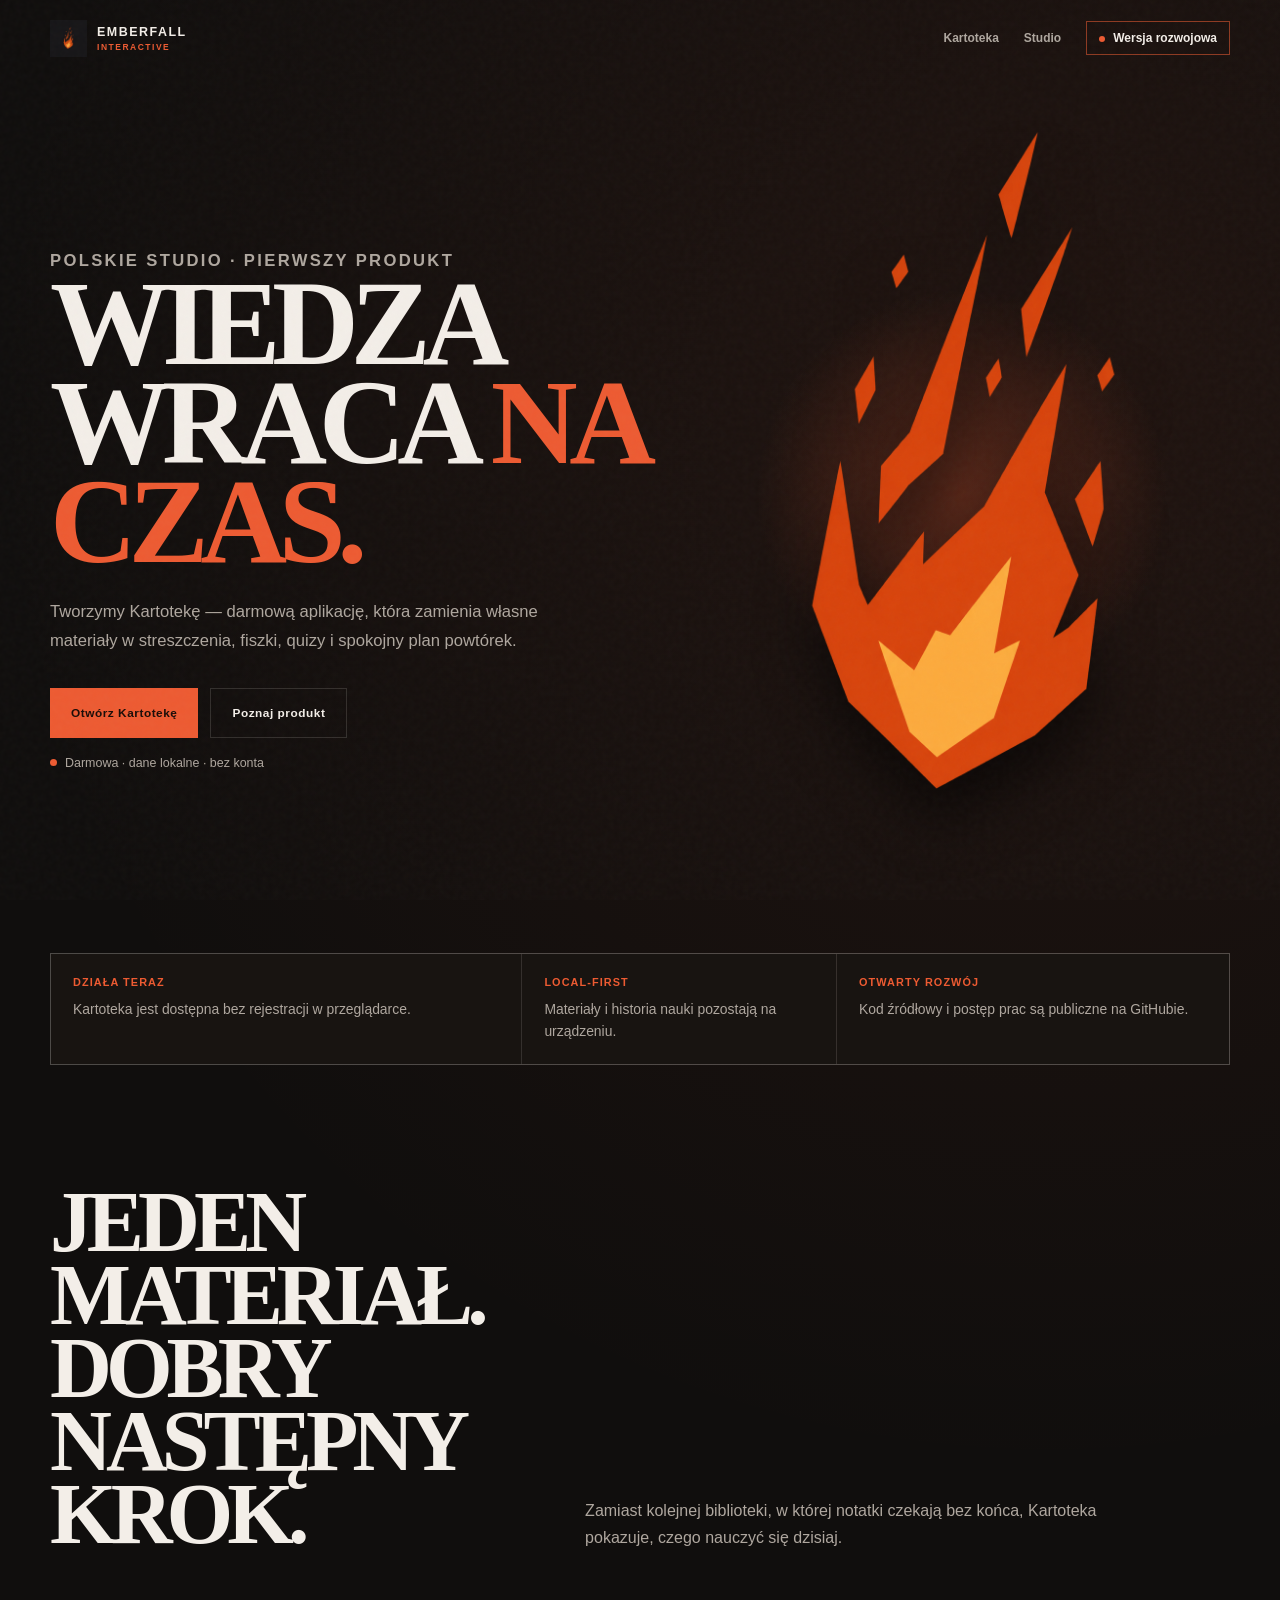
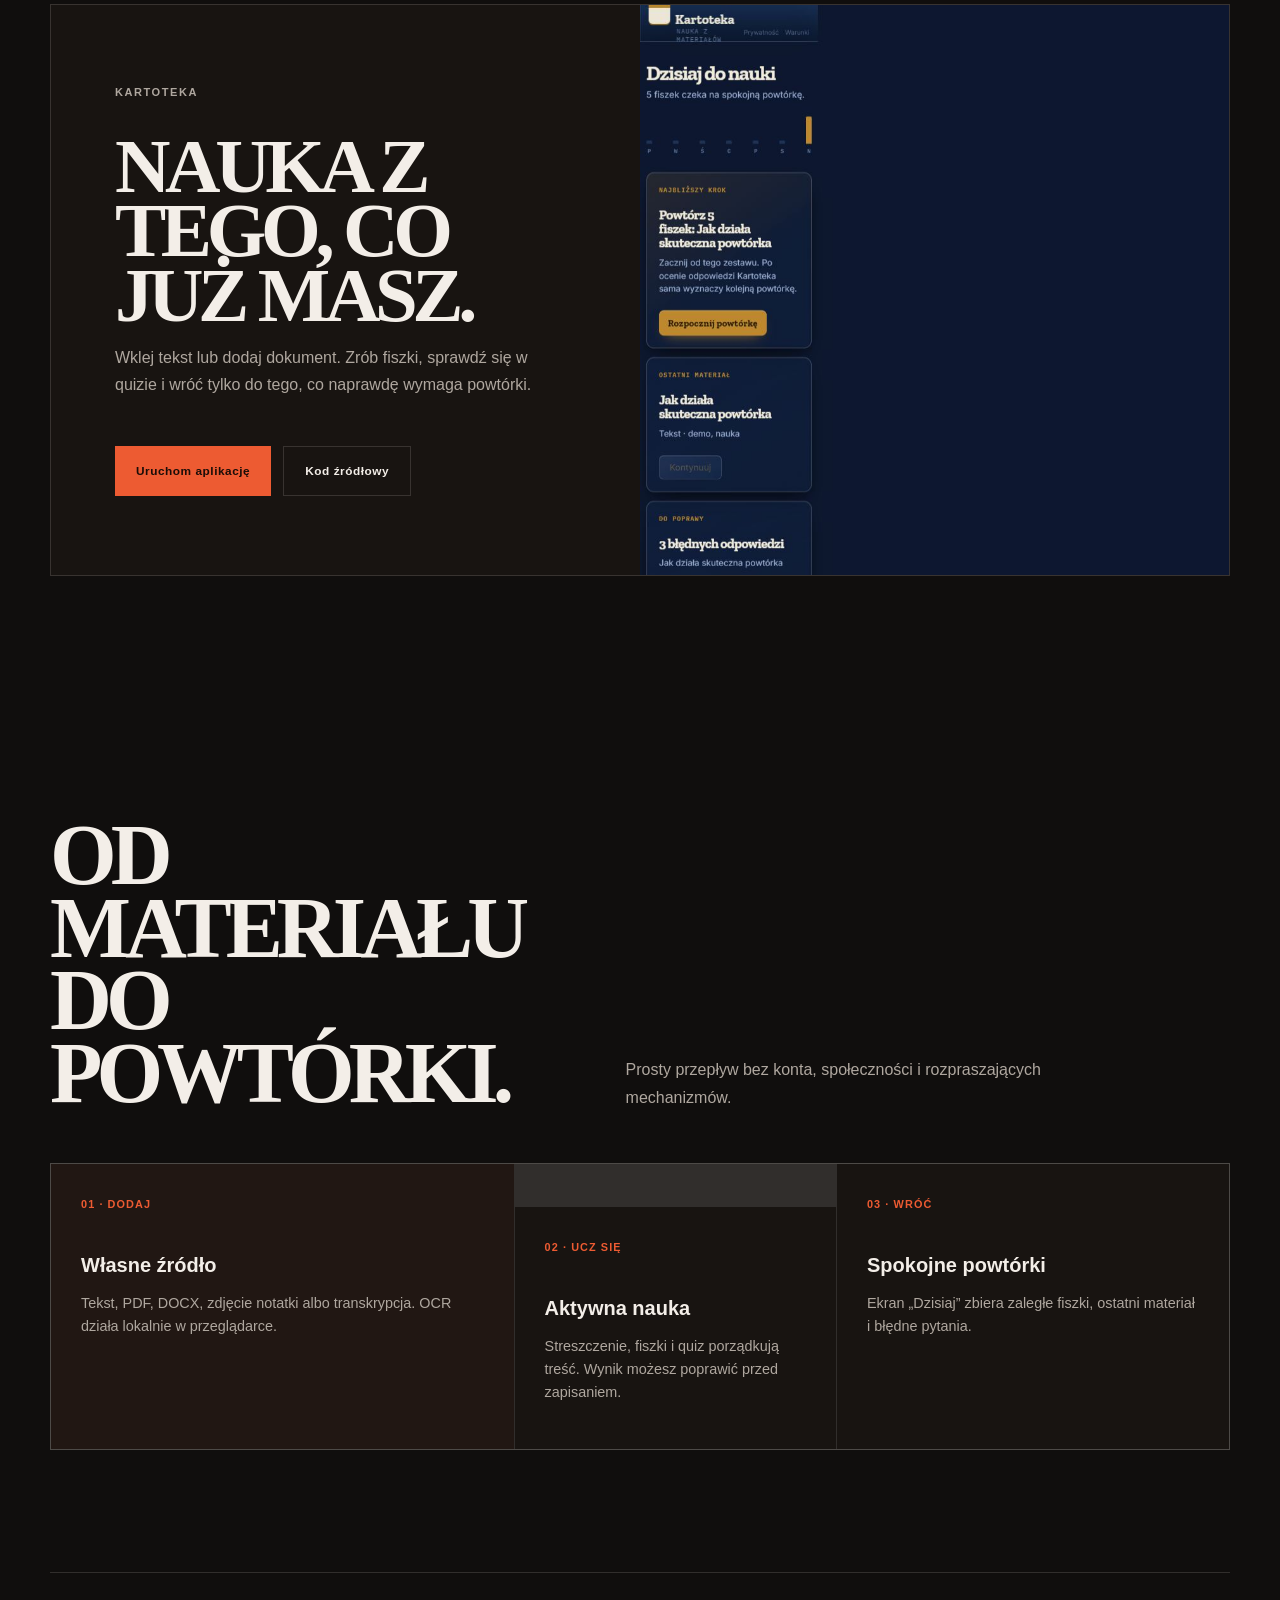
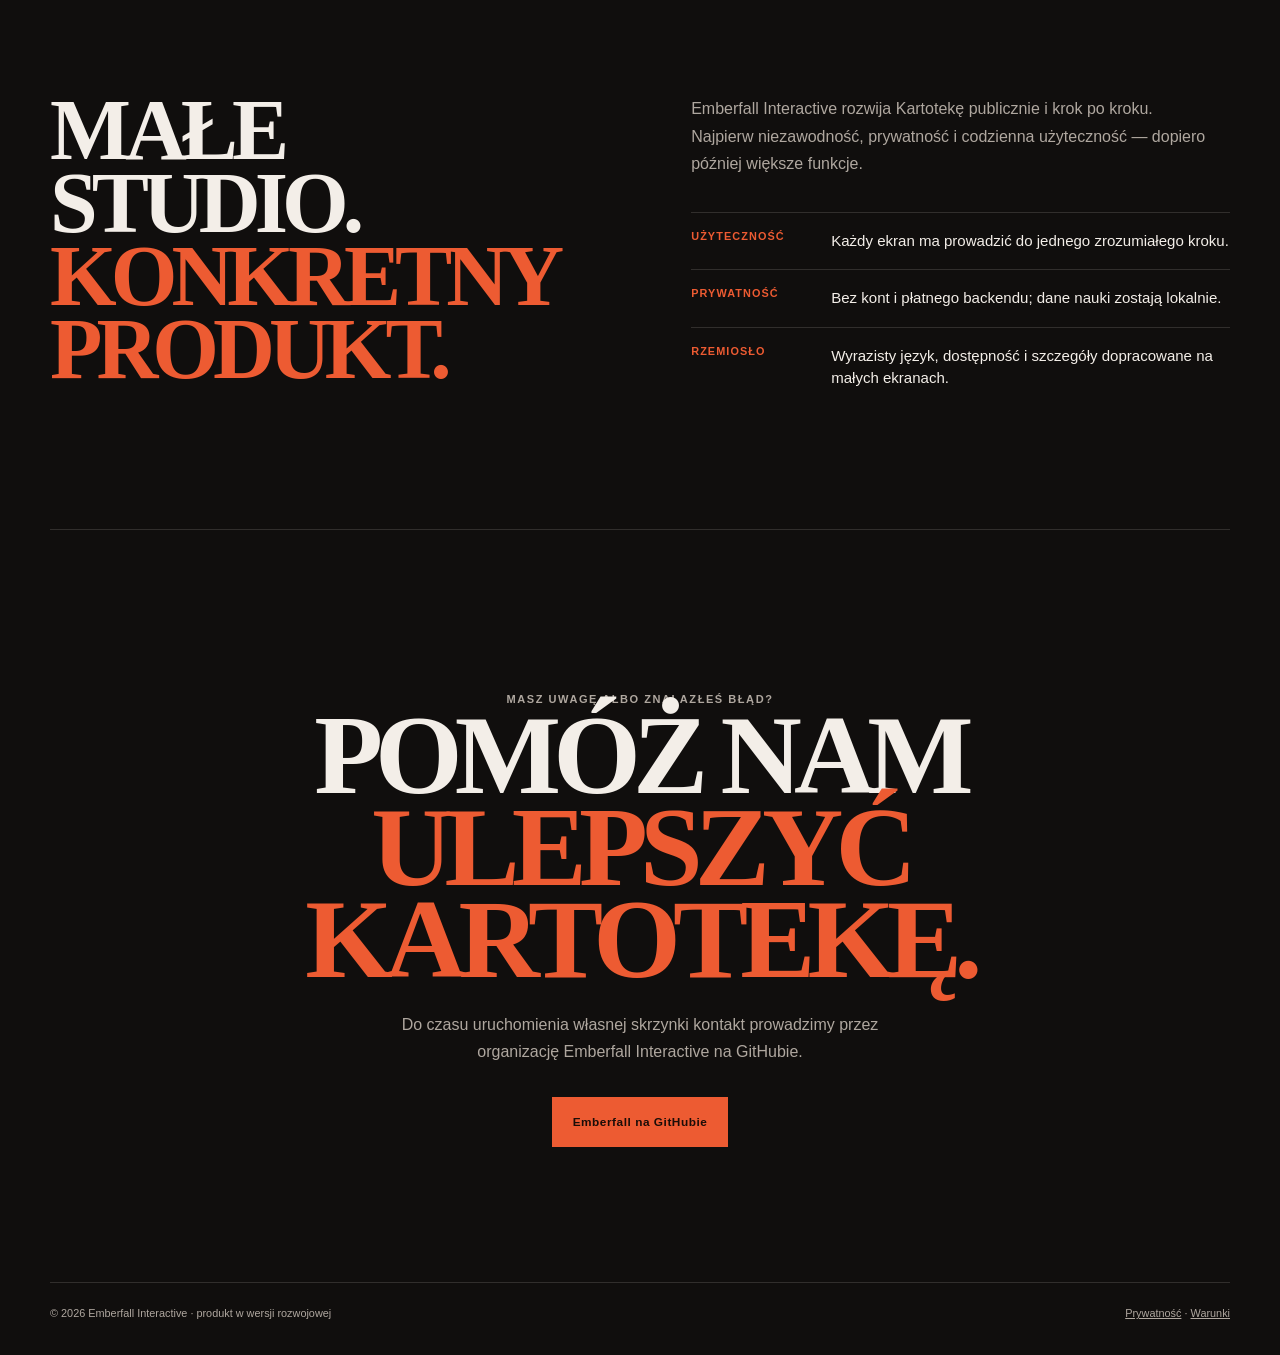
<file: index.html>
<!doctype html>
<html lang="pl">
<head>
  <meta charset="utf-8"><meta name="viewport" content="width=device-width,initial-scale=1"><meta name="theme-color" content="#100e0d">
  <meta name="description" content="Emberfall Interactive tworzy Kartotekę — darmową, lokalną aplikację do nauki z własnych materiałów.">
  <link rel="canonical" href="https://emberfall-interactive.vercel.app/">
  <meta property="og:type" content="website"><meta property="og:locale" content="pl_PL"><meta property="og:site_name" content="Emberfall Interactive"><meta property="og:title" content="Emberfall Interactive — tworzymy Kartotekę"><meta property="og:description" content="Dodaj materiał, ucz się i wracaj do spokojnie zaplanowanych powtórek."><meta property="og:url" content="https://emberfall-interactive.vercel.app/"><meta property="og:image" content="https://emberfall-interactive.vercel.app/assets/emberfall-kartoteka-og.png"><meta property="og:image:alt" content="Emberfall Interactive i Kartoteka"><meta name="twitter:card" content="summary_large_image"><meta name="twitter:title" content="Emberfall Interactive — tworzymy Kartotekę"><meta name="twitter:description" content="Darmowa aplikacja do nauki z własnych materiałów."><meta name="twitter:image" content="https://emberfall-interactive.vercel.app/assets/emberfall-kartoteka-og.png">
  <title>Emberfall Interactive — twórcy Kartoteki</title><link rel="icon" href="/assets/emberfall-logo-clean.png"><link rel="stylesheet" href="/assets/site.css">
  <script type="application/ld+json">{"@context":"https://schema.org","@type":"Organization","name":"Emberfall Interactive","url":"https://emberfall-interactive.vercel.app/","logo":"https://emberfall-interactive.vercel.app/assets/emberfall-logo-clean.png","sameAs":["https://github.com/Emberfall-Interactive"]}</script>
</head>
<body>
  <a class="skip" href="#main">Przejdź do treści</a>
  <header class="shell header"><a class="brand" href="/"><img src="/assets/emberfall-logo-clean.png" alt=""><span>EMBERFALL<small>INTERACTIVE</small></span></a><nav class="nav" aria-label="Główna nawigacja"><a href="#produkt">Kartoteka</a><a href="#studio">Studio</a><a class="status" href="/kartoteka.html">Wersja rozwojowa</a></nav></header>
  <main id="main">
    <section class="shell hero"><div><p class="eyebrow">Polskie studio · pierwszy produkt</p><h1>Wiedza<br>wraca <span>na czas.</span></h1><p>Tworzymy Kartotekę — darmową aplikację, która zamienia własne materiały w streszczenia, fiszki, quizy i spokojny plan powtórek.</p><div class="actions"><a class="button" href="https://kartoteka-nine.vercel.app/">Otwórz Kartotekę</a><a class="button secondary" href="/kartoteka.html">Poznaj produkt</a></div><span class="note">Darmowa · dane lokalne · bez konta</span></div><div class="hero-art" aria-hidden="true"><img src="/assets/emberfall-logo-glow.png" alt=""></div></section>
    <div class="shell facts" aria-label="Status produktu"><div class="fact"><strong>Działa teraz</strong><span>Kartoteka jest dostępna bez rejestracji w przeglądarce.</span></div><div class="fact"><strong>Local-first</strong><span>Materiały i historia nauki pozostają na urządzeniu.</span></div><div class="fact"><strong>Otwarty rozwój</strong><span>Kod źródłowy i postęp prac są publiczne na GitHubie.</span></div></div>
    <section class="shell section" id="produkt"><div class="section-head"><h2>Jeden materiał.<br>Dobry następny krok.</h2><p>Zamiast kolejnej biblioteki, w której notatki czekają bez końca, Kartoteka pokazuje, czego nauczyć się dzisiaj.</p></div><article class="product-card"><div class="product-copy"><p class="eyebrow">Kartoteka</p><h3>Nauka z tego, co już masz.</h3><p>Wklej tekst lub dodaj dokument. Zrób fiszki, sprawdź się w quizie i wróć tylko do tego, co naprawdę wymaga powtórki.</p><div class="actions"><a class="button" href="https://kartoteka-nine.vercel.app/">Uruchom aplikację</a><a class="button secondary" href="https://github.com/Emberfall-Interactive/Kartoteka" target="_blank" rel="noreferrer">Kod źródłowy</a></div></div><div class="product-shot"><img src="/assets/kartoteka-dzisiaj.png" alt="Ekran Dzisiaj w aplikacji Kartoteka"></div></article></section>
    <section class="shell section"><div class="section-head"><h2>Od materiału<br>do powtórki.</h2><p>Prosty przepływ bez konta, społeczności i rozpraszających mechanizmów.</p></div><div class="flow"><article><strong>01 · Dodaj</strong><h3>Własne źródło</h3><p>Tekst, PDF, DOCX, zdjęcie notatki albo transkrypcja. OCR działa lokalnie w przeglądarce.</p></article><article><strong>02 · Ucz się</strong><h3>Aktywna nauka</h3><p>Streszczenie, fiszki i quiz porządkują treść. Wynik możesz poprawić przed zapisaniem.</p></article><article><strong>03 · Wróć</strong><h3>Spokojne powtórki</h3><p>Ekran „Dzisiaj” zbiera zaległe fiszki, ostatni materiał i błędne pytania.</p></article></div></section>
    <section class="shell section story" id="studio"><h2>Małe studio.<br><span class="accent">Konkretny produkt.</span></h2><div><p>Emberfall Interactive rozwija Kartotekę publicznie i krok po kroku. Najpierw niezawodność, prywatność i codzienna użyteczność — dopiero później większe funkcje.</p><div class="principles"><div class="principle"><strong>Użyteczność</strong><span>Każdy ekran ma prowadzić do jednego zrozumiałego kroku.</span></div><div class="principle"><strong>Prywatność</strong><span>Bez kont i płatnego backendu; dane nauki zostają lokalnie.</span></div><div class="principle"><strong>Rzemiosło</strong><span>Wyrazisty język, dostępność i szczegóły dopracowane na małych ekranach.</span></div></div></div></section>
    <section class="shell contact"><p class="eyebrow">Masz uwagę albo znalazłeś błąd?</p><h2>Pomóż nam<br><span class="accent">ulepszyć Kartotekę.</span></h2><p>Do czasu uruchomienia własnej skrzynki kontakt prowadzimy przez organizację Emberfall Interactive na GitHubie.</p><div class="actions" style="justify-content:center"><a class="button" href="https://github.com/Emberfall-Interactive">Emberfall na GitHubie</a></div></section>
  </main>
  <footer class="shell footer"><span>© 2026 Emberfall Interactive · produkt w wersji rozwojowej</span><span><a href="/privacy.html">Prywatność</a> · <a href="/terms.html">Warunki</a></span></footer>
</body>
</html>
</file>
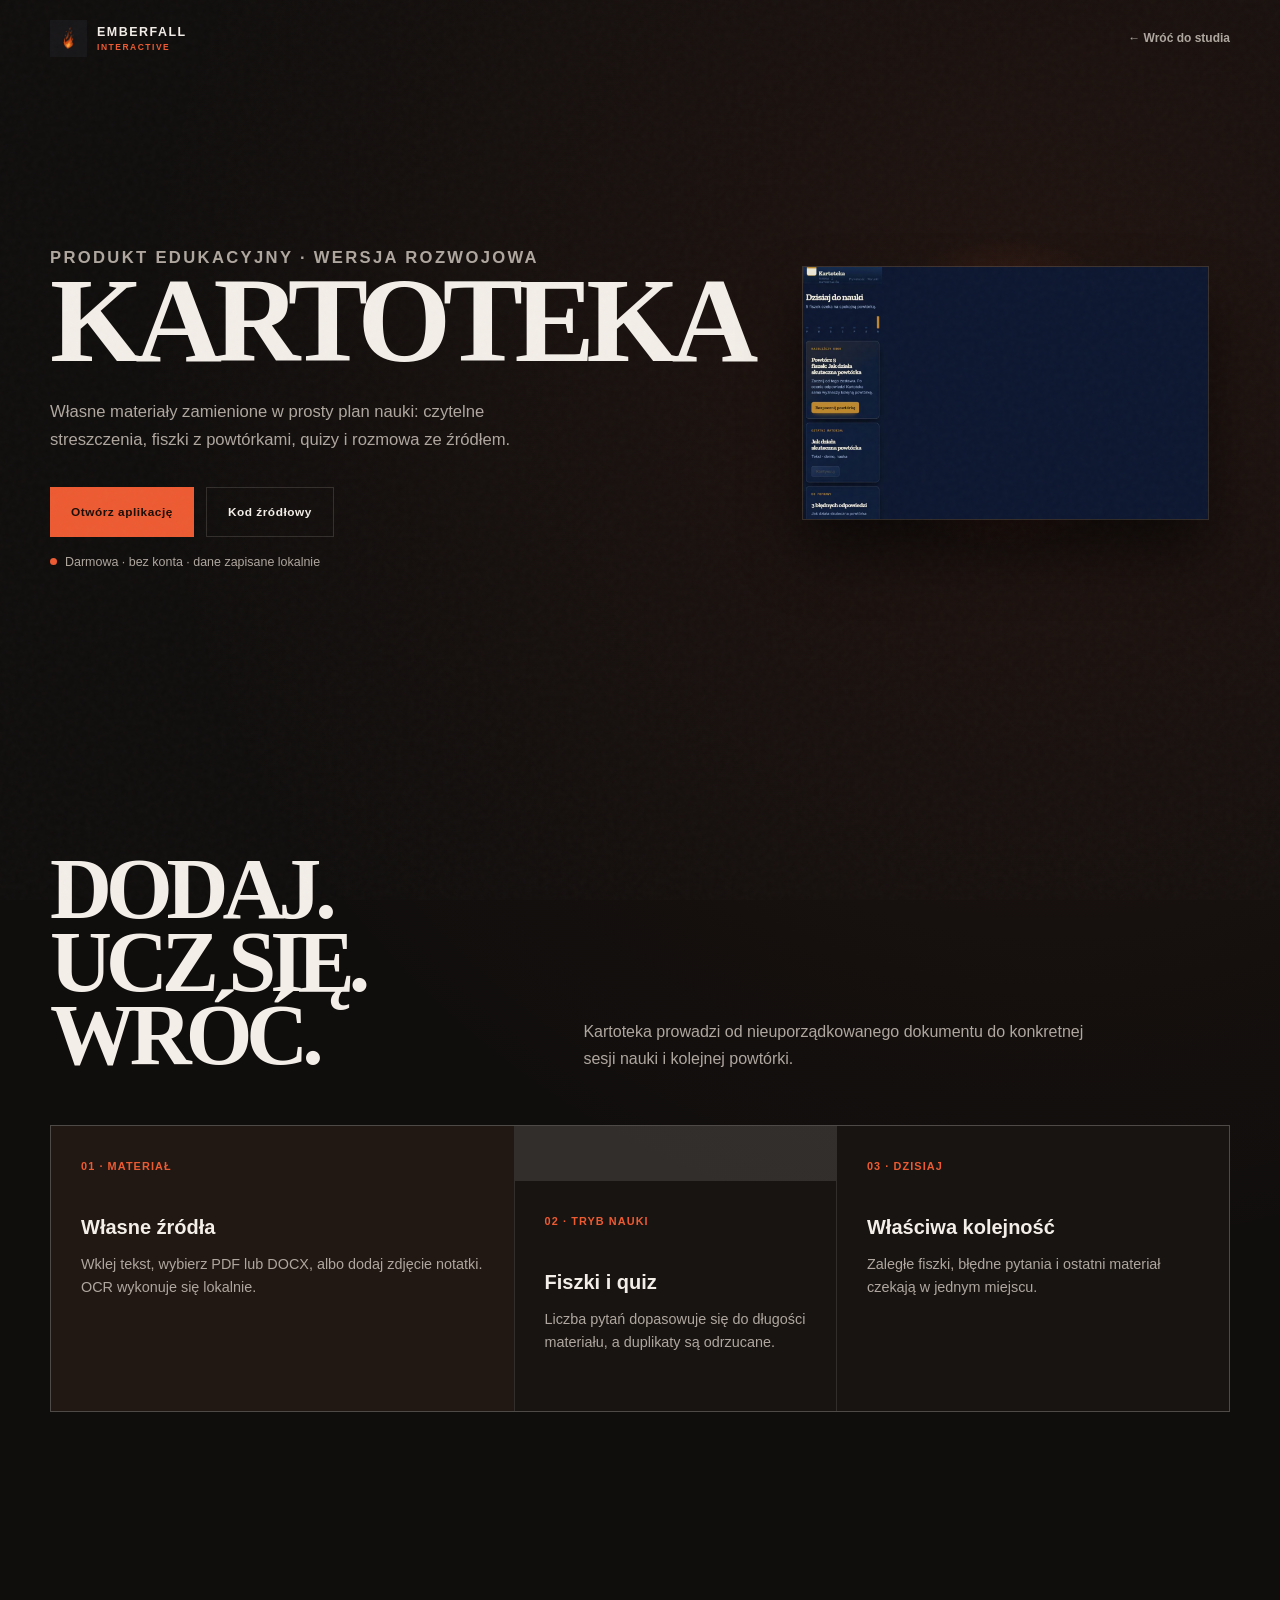
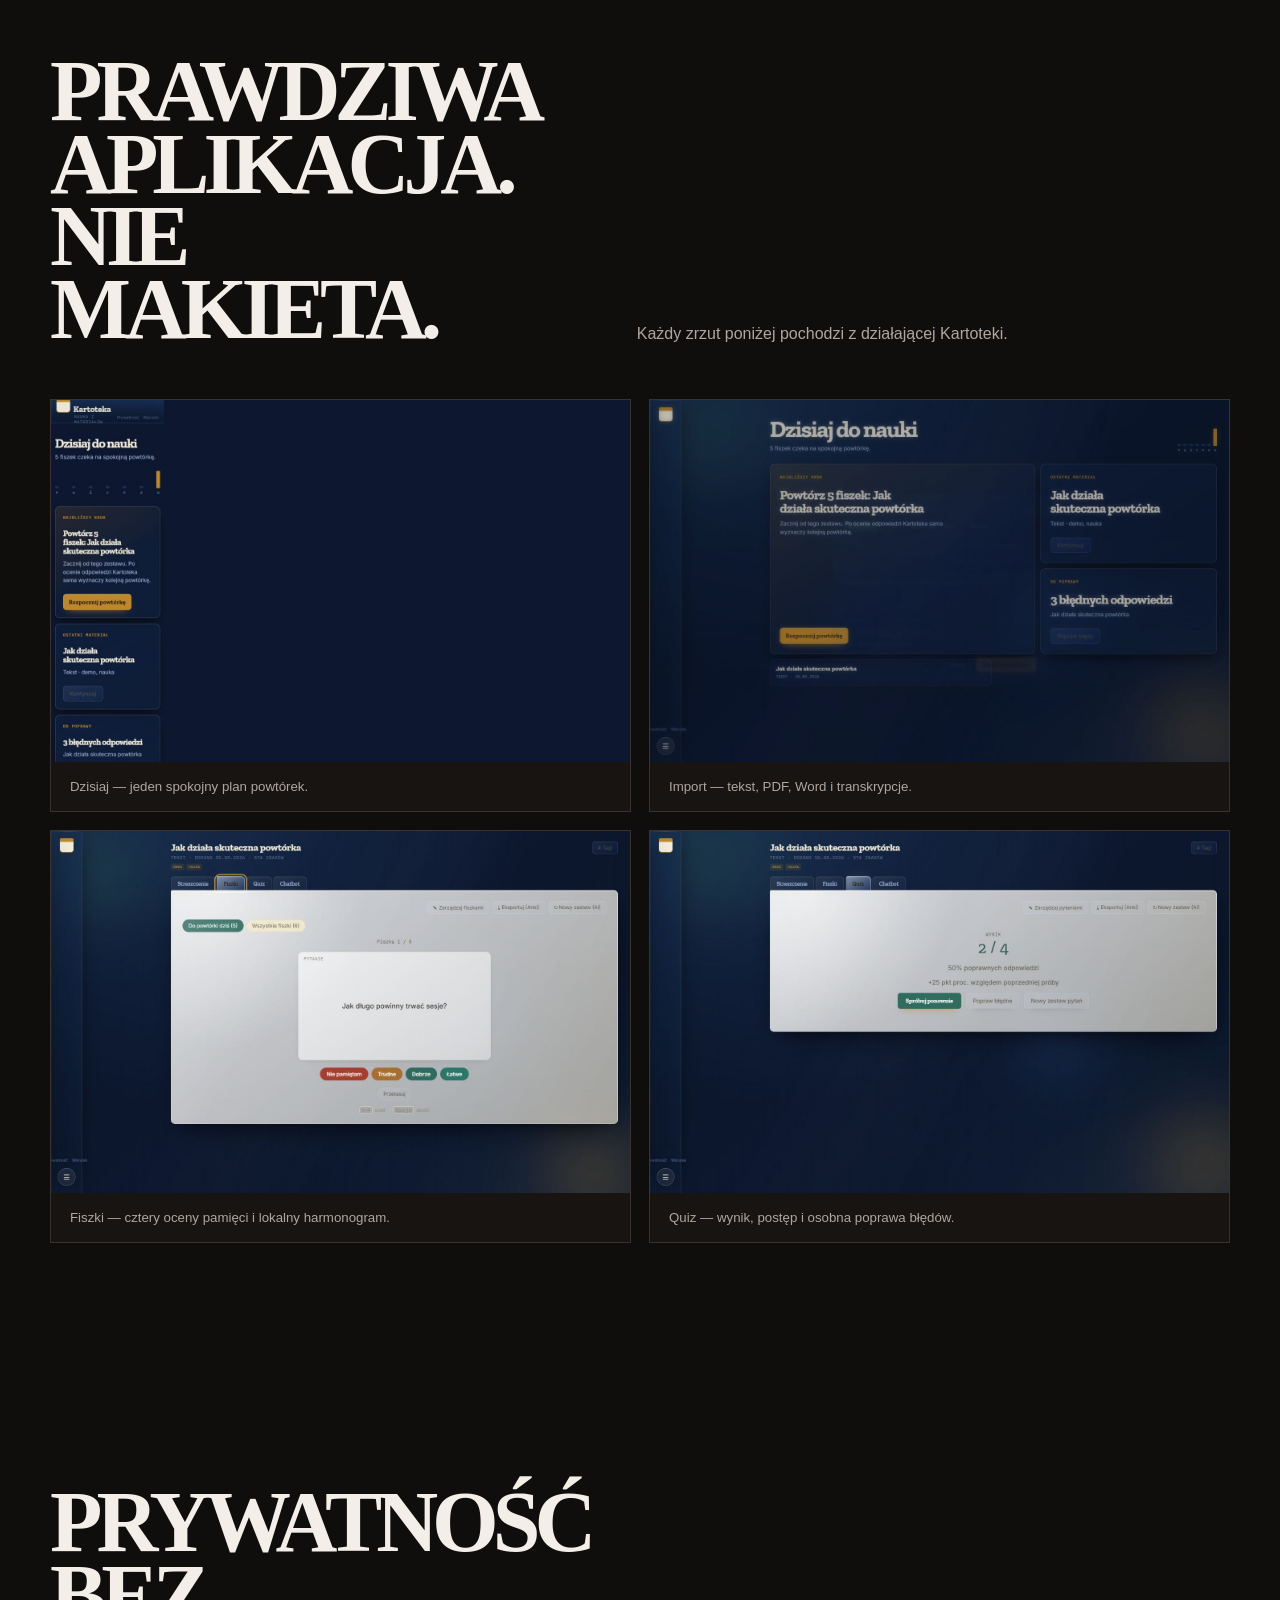
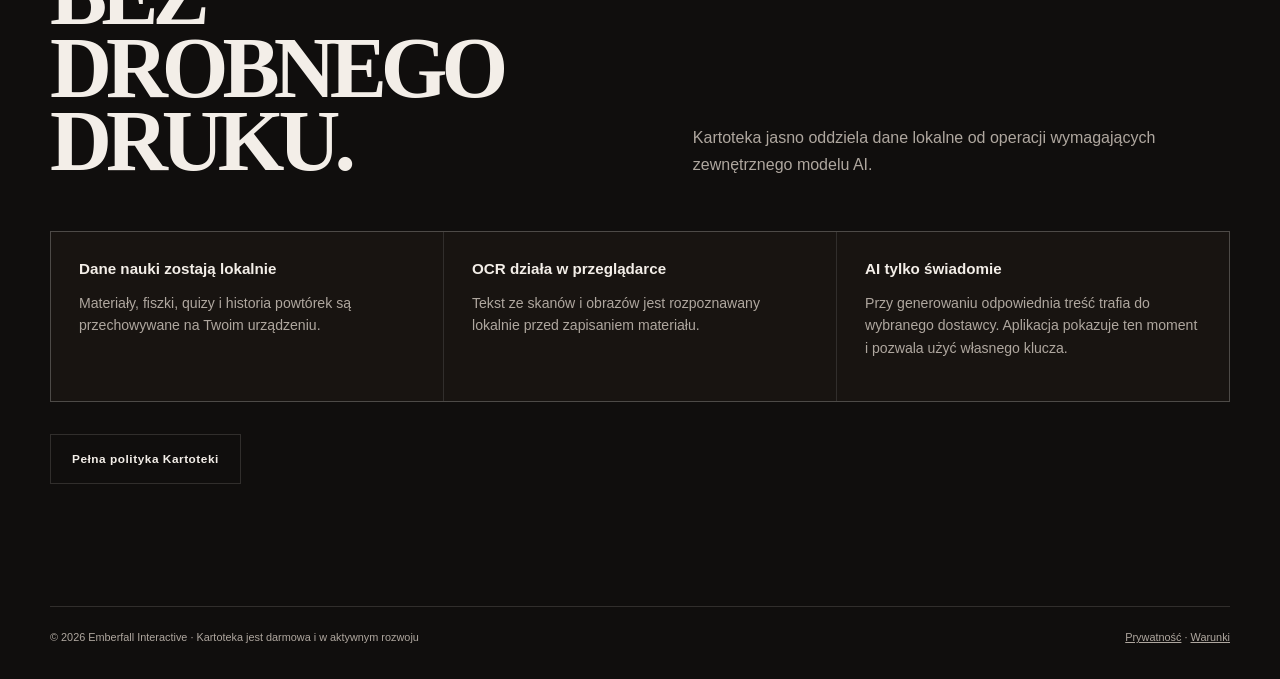
<file: kartoteka.html>
<!doctype html>
<html lang="pl">
<head>
  <meta charset="utf-8"><meta name="viewport" content="width=device-width,initial-scale=1"><meta name="theme-color" content="#100e0d"><meta name="description" content="Kartoteka zamienia własne materiały w streszczenia, fiszki, quizy i plan powtórek. Darmowa, lokalna i bez konta.">
  <link rel="canonical" href="https://emberfall-interactive.vercel.app/kartoteka.html"><meta property="og:type" content="website"><meta property="og:locale" content="pl_PL"><meta property="og:title" content="Kartoteka — nauka z własnych materiałów"><meta property="og:description" content="Dodaj materiał, ucz się i wróć do tego, co wymaga powtórki."><meta property="og:url" content="https://emberfall-interactive.vercel.app/kartoteka.html"><meta property="og:image" content="https://emberfall-interactive.vercel.app/assets/emberfall-kartoteka-og.png"><meta property="og:image:alt" content="Kartoteka od Emberfall Interactive"><meta name="twitter:card" content="summary_large_image"><meta name="twitter:title" content="Kartoteka — nauka z własnych materiałów"><meta name="twitter:description" content="Darmowa, lokalna aplikacja do nauki bez konta."><meta name="twitter:image" content="https://emberfall-interactive.vercel.app/assets/emberfall-kartoteka-og.png">
  <title>Kartoteka — nauka z własnych materiałów | Emberfall</title><link rel="icon" href="/assets/emberfall-logo-clean.png"><link rel="stylesheet" href="/assets/site.css">
  <script type="application/ld+json">{"@context":"https://schema.org","@type":"SoftwareApplication","name":"Kartoteka","applicationCategory":"EducationalApplication","operatingSystem":"Web","inLanguage":"pl","isAccessibleForFree":true,"url":"https://kartoteka-nine.vercel.app/","publisher":{"@type":"Organization","name":"Emberfall Interactive","url":"https://emberfall-interactive.vercel.app/"},"description":"Darmowa aplikacja local-first do nauki z własnych materiałów, fiszek i quizów."}</script>
</head>
<body>
  <a class="skip" href="#main">Przejdź do treści</a><header class="shell header"><a class="brand" href="/"><img src="/assets/emberfall-logo-clean.png" alt=""><span>EMBERFALL<small>INTERACTIVE</small></span></a><a class="back" href="/">← Wróć do studia</a></header>
  <main id="main">
    <section class="shell hero product-hero"><div><p class="eyebrow">Produkt edukacyjny · wersja rozwojowa</p><h1>Kartoteka</h1><p>Własne materiały zamienione w prosty plan nauki: czytelne streszczenia, fiszki z powtórkami, quizy i rozmowa ze źródłem.</p><div class="actions"><a class="button" href="https://kartoteka-nine.vercel.app/">Otwórz aplikację</a><a class="button secondary" href="https://github.com/Emberfall-Interactive/Kartoteka" target="_blank" rel="noreferrer">Kod źródłowy</a></div><span class="note">Darmowa · bez konta · dane zapisane lokalnie</span></div><div class="hero-art"><img src="/assets/kartoteka-dzisiaj.png" alt="Ekran Dzisiaj w Kartotece" style="width:min(100%,620px);border:1px solid var(--line)"></div></section>
    <section class="shell section"><div class="section-head"><h2>Dodaj. Ucz się. Wróć.</h2><p>Kartoteka prowadzi od nieuporządkowanego dokumentu do konkretnej sesji nauki i kolejnej powtórki.</p></div><div class="flow"><article><strong>01 · Materiał</strong><h3>Własne źródła</h3><p>Wklej tekst, wybierz PDF lub DOCX, albo dodaj zdjęcie notatki. OCR wykonuje się lokalnie.</p></article><article><strong>02 · Tryb nauki</strong><h3>Fiszki i quiz</h3><p>Liczba pytań dopasowuje się do długości materiału, a duplikaty są odrzucane.</p></article><article><strong>03 · Dzisiaj</strong><h3>Właściwa kolejność</h3><p>Zaległe fiszki, błędne pytania i ostatni materiał czekają w jednym miejscu.</p></article></div></section>
    <section class="shell section"><div class="section-head"><h2>Prawdziwa aplikacja.<br>Nie makieta.</h2><p>Każdy zrzut poniżej pochodzi z działającej Kartoteki.</p></div><div class="gallery"><figure class="shot"><img src="/assets/kartoteka-dzisiaj.png" alt="Plan nauki na ekranie Dzisiaj"><figcaption>Dzisiaj — jeden spokojny plan powtórek.</figcaption></figure><figure class="shot"><img src="/assets/kartoteka-import.png" alt="Dodawanie własnego materiału"><figcaption>Import — tekst, PDF, Word i transkrypcje.</figcaption></figure><figure class="shot"><img src="/assets/kartoteka-fiszki.png" alt="Sesja fiszek z czterema ocenami"><figcaption>Fiszki — cztery oceny pamięci i lokalny harmonogram.</figcaption></figure><figure class="shot"><img src="/assets/kartoteka-quiz.png" alt="Wynik quizu i poprawa błędnych pytań"><figcaption>Quiz — wynik, postęp i osobna poprawa błędów.</figcaption></figure></div></section>
    <section class="shell section"><div class="section-head"><h2>Prywatność bez drobnego druku.</h2><p>Kartoteka jasno oddziela dane lokalne od operacji wymagających zewnętrznego modelu AI.</p></div><div class="privacy-grid"><article><strong>Dane nauki zostają lokalnie</strong><p>Materiały, fiszki, quizy i historia powtórek są przechowywane na Twoim urządzeniu.</p></article><article><strong>OCR działa w przeglądarce</strong><p>Tekst ze skanów i obrazów jest rozpoznawany lokalnie przed zapisaniem materiału.</p></article><article><strong>AI tylko świadomie</strong><p>Przy generowaniu odpowiednia treść trafia do wybranego dostawcy. Aplikacja pokazuje ten moment i pozwala użyć własnego klucza.</p></article></div><div class="actions"><a class="button secondary" href="https://kartoteka-nine.vercel.app/privacy.html">Pełna polityka Kartoteki</a></div></section>
  </main><footer class="shell footer"><span>© 2026 Emberfall Interactive · Kartoteka jest darmowa i w aktywnym rozwoju</span><span><a href="/privacy.html">Prywatność</a> · <a href="/terms.html">Warunki</a></span></footer>
</body>
</html>
</file>
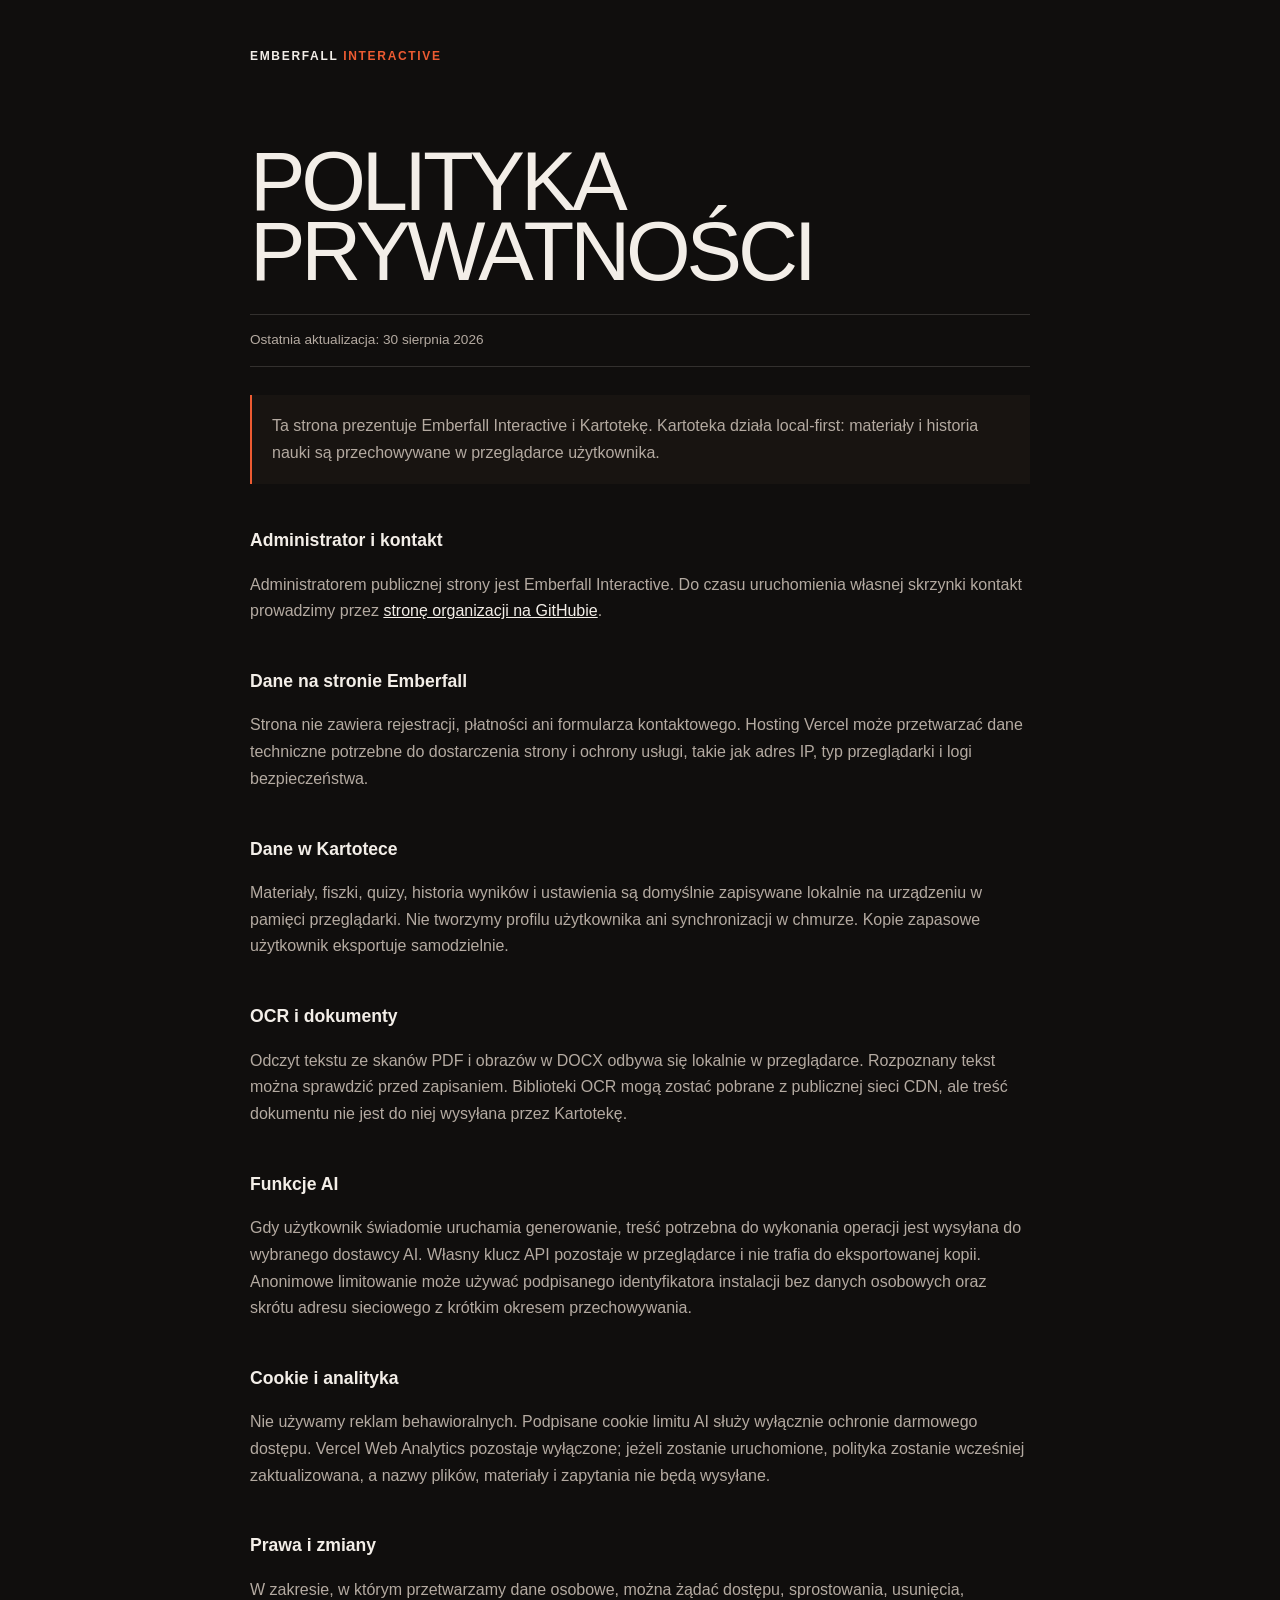
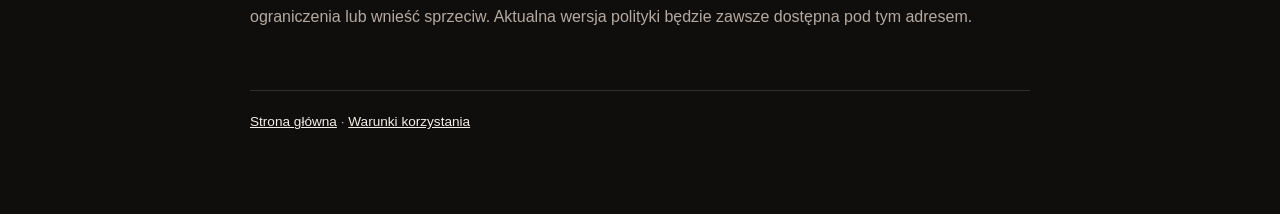
<file: privacy.html>
<!doctype html><html lang="pl"><head><meta charset="utf-8"><meta name="viewport" content="width=device-width,initial-scale=1"><meta name="description" content="Polityka prywatności Emberfall Interactive i informacje o Kartotece."><link rel="canonical" href="https://emberfall-interactive.vercel.app/privacy.html"><title>Polityka prywatności | Emberfall Interactive</title><link rel="stylesheet" href="/assets/legal.css"></head><body><main class="page"><a class="brand" href="/">EMBERFALL <span>INTERACTIVE</span></a><h1>Polityka prywatności</h1><p class="meta">Ostatnia aktualizacja: 30 sierpnia 2026</p><div class="notice">Ta strona prezentuje Emberfall Interactive i Kartotekę. Kartoteka działa local-first: materiały i historia nauki są przechowywane w przeglądarce użytkownika.</div><h2>Administrator i kontakt</h2><p>Administratorem publicznej strony jest Emberfall Interactive. Do czasu uruchomienia własnej skrzynki kontakt prowadzimy przez <a href="https://github.com/Emberfall-Interactive">stronę organizacji na GitHubie</a>.</p><h2>Dane na stronie Emberfall</h2><p>Strona nie zawiera rejestracji, płatności ani formularza kontaktowego. Hosting Vercel może przetwarzać dane techniczne potrzebne do dostarczenia strony i ochrony usługi, takie jak adres IP, typ przeglądarki i logi bezpieczeństwa.</p><h2>Dane w Kartotece</h2><p>Materiały, fiszki, quizy, historia wyników i ustawienia są domyślnie zapisywane lokalnie na urządzeniu w pamięci przeglądarki. Nie tworzymy profilu użytkownika ani synchronizacji w chmurze. Kopie zapasowe użytkownik eksportuje samodzielnie.</p><h2>OCR i dokumenty</h2><p>Odczyt tekstu ze skanów PDF i obrazów w DOCX odbywa się lokalnie w przeglądarce. Rozpoznany tekst można sprawdzić przed zapisaniem. Biblioteki OCR mogą zostać pobrane z publicznej sieci CDN, ale treść dokumentu nie jest do niej wysyłana przez Kartotekę.</p><h2>Funkcje AI</h2><p>Gdy użytkownik świadomie uruchamia generowanie, treść potrzebna do wykonania operacji jest wysyłana do wybranego dostawcy AI. Własny klucz API pozostaje w przeglądarce i nie trafia do eksportowanej kopii. Anonimowe limitowanie może używać podpisanego identyfikatora instalacji bez danych osobowych oraz skrótu adresu sieciowego z krótkim okresem przechowywania.</p><h2>Cookie i analityka</h2><p>Nie używamy reklam behawioralnych. Podpisane cookie limitu AI służy wyłącznie ochronie darmowego dostępu. Vercel Web Analytics pozostaje wyłączone; jeżeli zostanie uruchomione, polityka zostanie wcześniej zaktualizowana, a nazwy plików, materiały i zapytania nie będą wysyłane.</p><h2>Prawa i zmiany</h2><p>W zakresie, w którym przetwarzamy dane osobowe, można żądać dostępu, sprostowania, usunięcia, ograniczenia lub wnieść sprzeciw. Aktualna wersja polityki będzie zawsze dostępna pod tym adresem.</p><footer class="footer"><a href="/">Strona główna</a> · <a href="/terms.html">Warunki korzystania</a></footer></main></body></html>
</file>
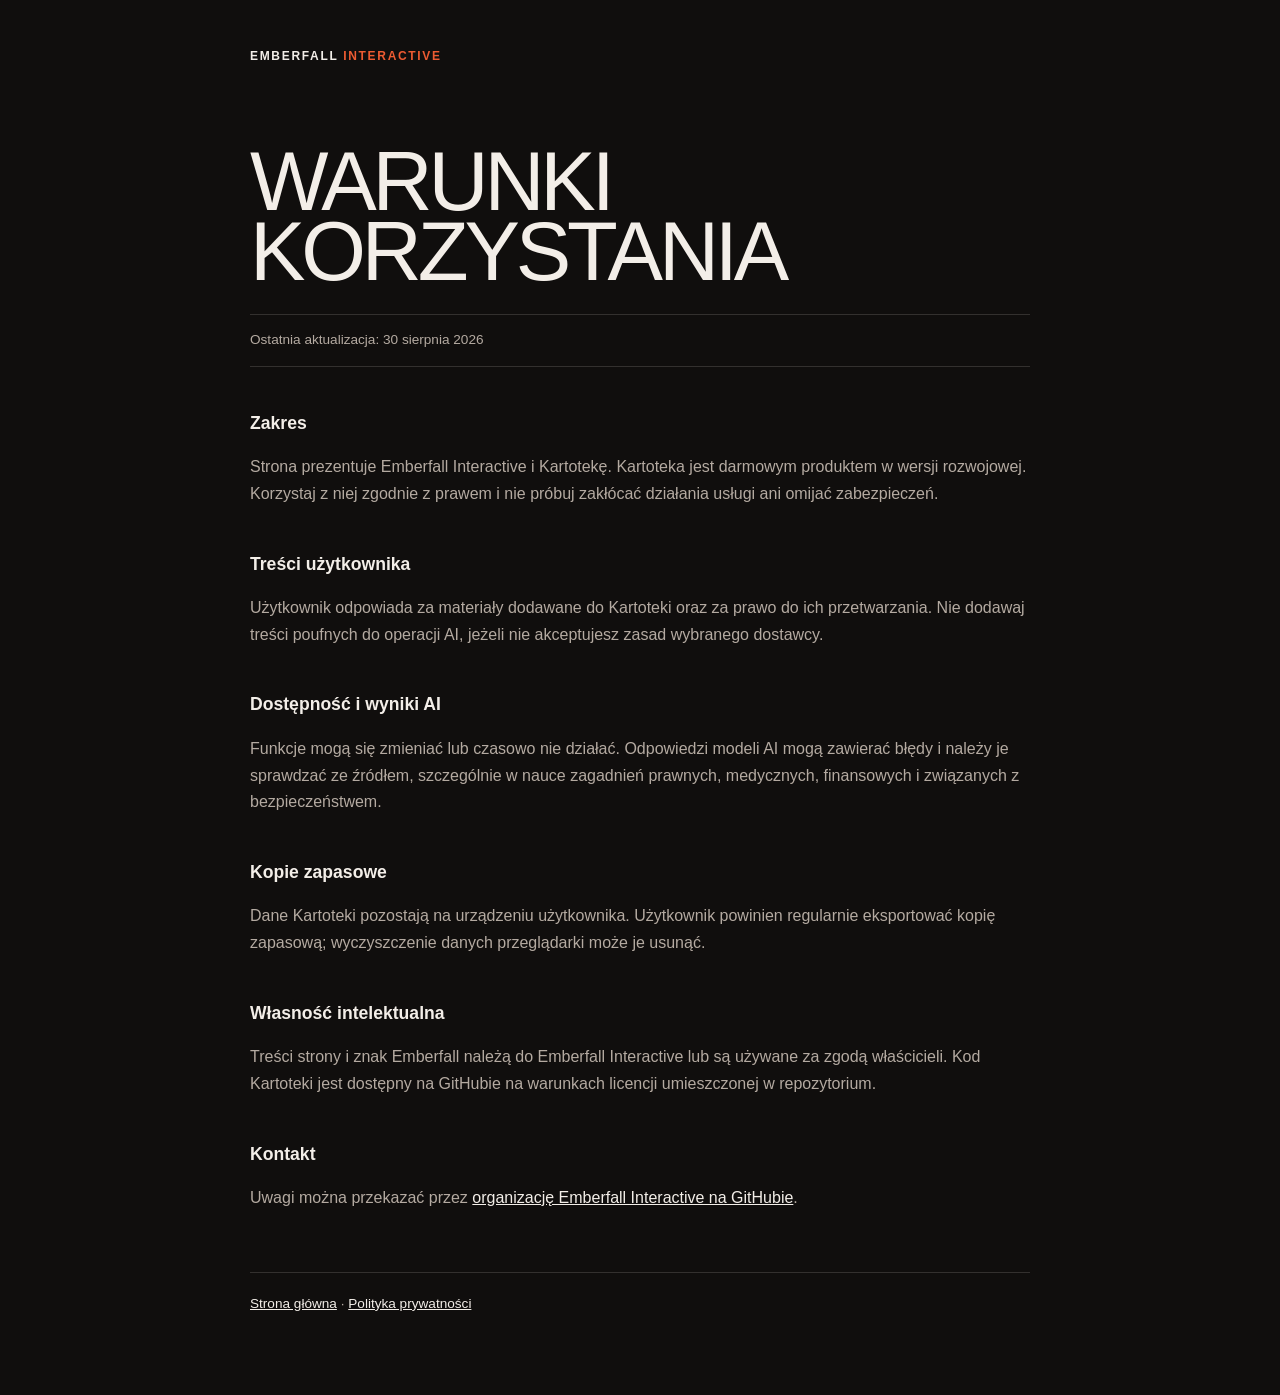
<file: terms.html>
<!doctype html><html lang="pl"><head><meta charset="utf-8"><meta name="viewport" content="width=device-width,initial-scale=1"><meta name="description" content="Warunki korzystania ze strony Emberfall Interactive i aplikacji Kartoteka."><link rel="canonical" href="https://emberfall-interactive.vercel.app/terms.html"><title>Warunki korzystania | Emberfall Interactive</title><link rel="stylesheet" href="/assets/legal.css"></head><body><main class="page"><a class="brand" href="/">EMBERFALL <span>INTERACTIVE</span></a><h1>Warunki korzystania</h1><p class="meta">Ostatnia aktualizacja: 30 sierpnia 2026</p><h2>Zakres</h2><p>Strona prezentuje Emberfall Interactive i Kartotekę. Kartoteka jest darmowym produktem w wersji rozwojowej. Korzystaj z niej zgodnie z prawem i nie próbuj zakłócać działania usługi ani omijać zabezpieczeń.</p><h2>Treści użytkownika</h2><p>Użytkownik odpowiada za materiały dodawane do Kartoteki oraz za prawo do ich przetwarzania. Nie dodawaj treści poufnych do operacji AI, jeżeli nie akceptujesz zasad wybranego dostawcy.</p><h2>Dostępność i wyniki AI</h2><p>Funkcje mogą się zmieniać lub czasowo nie działać. Odpowiedzi modeli AI mogą zawierać błędy i należy je sprawdzać ze źródłem, szczególnie w nauce zagadnień prawnych, medycznych, finansowych i związanych z bezpieczeństwem.</p><h2>Kopie zapasowe</h2><p>Dane Kartoteki pozostają na urządzeniu użytkownika. Użytkownik powinien regularnie eksportować kopię zapasową; wyczyszczenie danych przeglądarki może je usunąć.</p><h2>Własność intelektualna</h2><p>Treści strony i znak Emberfall należą do Emberfall Interactive lub są używane za zgodą właścicieli. Kod Kartoteki jest dostępny na GitHubie na warunkach licencji umieszczonej w repozytorium.</p><h2>Kontakt</h2><p>Uwagi można przekazać przez <a href="https://github.com/Emberfall-Interactive">organizację Emberfall Interactive na GitHubie</a>.</p><footer class="footer"><a href="/">Strona główna</a> · <a href="/privacy.html">Polityka prywatności</a></footer></main></body></html>
</file>
<file: assets/site.css>
:root{--bg:#100e0d;--surface:#181411;--surface-2:#211713;--ink:#f3eee8;--muted:#afa79f;--ember:#ed5b32;--ember-soft:#ffb15c;--line:rgba(243,238,232,.14);--display:Impact,"Arial Narrow",Arial,sans-serif;--body:Arial,Helvetica,sans-serif}*{box-sizing:border-box}html{scroll-behavior:smooth}body{margin:0;background:var(--bg);color:var(--ink);font-family:var(--body);overflow-x:hidden}a{color:inherit}.shell{width:min(1180px,calc(100% - 48px));margin-inline:auto}.skip{position:absolute;left:-999px}.skip:focus{left:20px;top:20px;z-index:20;background:var(--ink);color:var(--bg);padding:12px}.header{height:76px;display:flex;align-items:center;justify-content:space-between}.brand{display:flex;align-items:center;gap:10px;text-decoration:none;font-size:.78rem;font-weight:800;letter-spacing:.12em}.brand img{height:37px;width:37px;object-fit:contain}.brand small{display:block;color:var(--ember);font-size:.53rem;letter-spacing:.18em;margin-top:3px}.nav{display:flex;align-items:center;gap:25px}.nav a,.back{color:var(--muted);font-size:.75rem;font-weight:700;text-decoration:none}.nav a:hover,.back:hover{color:var(--ink)}.status{border:1px solid rgba(237,91,50,.55);padding:9px 12px;color:var(--ink)!important}.status:before{content:"";display:inline-block;width:6px;height:6px;background:var(--ember);border-radius:50%;margin-right:8px}.eyebrow{margin:0 0 20px;color:var(--ember);font-size:.69rem;font-weight:800;letter-spacing:.14em;text-transform:uppercase}.hero{min-height:calc(100dvh - 76px);display:grid;grid-template-columns:1.05fr .95fr;gap:52px;align-items:center;padding:44px 0 84px}.hero h1,.display{font:400 clamp(4.2rem,9.4vw,9rem)/.82 var(--display);letter-spacing:-.062em;text-transform:uppercase;margin:0}.hero h1 span,.accent{color:var(--ember)}.hero p{max-width:520px;color:var(--muted);font-size:1.04rem;line-height:1.72;margin:27px 0 0}.actions{display:flex;gap:12px;flex-wrap:wrap;margin-top:32px}.button{display:inline-flex;align-items:center;justify-content:center;min-height:50px;padding:0 21px;background:var(--ember);color:#1b0d08;text-decoration:none;font-size:.74rem;font-weight:800;letter-spacing:.045em;transition:transform .2s,background .2s}.button:hover{background:#ff744a;transform:translateY(-2px)}.button.secondary{background:transparent;color:var(--ink);border:1px solid var(--line)}.button.secondary:hover{background:var(--surface)}.hero-art{position:relative;display:grid;place-items:center;min-height:510px;isolation:isolate}.hero-art:before{content:"";position:absolute;width:80%;aspect-ratio:1;background:radial-gradient(circle,rgba(237,91,50,.3),transparent 68%);z-index:-1}.hero-art img{width:min(100%,500px);filter:drop-shadow(0 34px 28px rgba(0,0,0,.55))}.facts{display:grid;grid-template-columns:repeat(3,1fr);border:1px solid var(--line);background:var(--line);gap:1px;margin-top:-1px}.fact{background:var(--surface);padding:22px}.fact strong{display:block;color:var(--ember);font-size:.68rem;letter-spacing:.1em;text-transform:uppercase}.fact span{display:block;color:var(--muted);font-size:.87rem;line-height:1.55;margin-top:11px}.section{padding:122px 0}.section-head{display:grid;grid-template-columns:.8fr 1.2fr;gap:8vw;align-items:end;margin-bottom:52px}.section-head h2,.story h2{font:400 clamp(3.2rem,6.7vw,6.7rem)/.85 var(--display);letter-spacing:-.058em;text-transform:uppercase;margin:0}.section-head p,.story p{color:var(--muted);line-height:1.72;margin:0;max-width:520px}.product-card{display:grid;grid-template-columns:1fr 1fr;border:1px solid var(--line);background:var(--surface);overflow:hidden}.product-copy{padding:clamp(30px,5vw,68px);display:flex;flex-direction:column;justify-content:center}.product-copy h3{font:400 clamp(3.1rem,6vw,6rem)/.84 var(--display);letter-spacing:-.055em;text-transform:uppercase;margin:13px 0 0}.product-copy p{color:var(--muted);line-height:1.7;max-width:430px}.product-shot{min-height:570px;background:#0d1830;position:relative;overflow:hidden}.product-shot img{width:100%;height:100%;object-fit:cover;object-position:left top}.flow{display:grid;grid-template-columns:repeat(3,1fr);gap:1px;background:var(--line);border:1px solid var(--line)}.flow article{background:var(--surface);padding:30px;min-height:230px}.flow strong{color:var(--ember);font-size:.68rem;letter-spacing:.1em;text-transform:uppercase}.flow h3{font-size:1.25rem;margin:42px 0 10px}.flow p{color:var(--muted);font-size:.9rem;line-height:1.62}.story{border-block:1px solid var(--line);display:grid;grid-template-columns:1fr 1fr;gap:8vw;align-items:start}.principles{margin-top:34px}.principle{border-top:1px solid var(--line);padding:17px 0;display:grid;grid-template-columns:120px 1fr;gap:20px}.principle strong{color:var(--ember);font-size:.68rem;letter-spacing:.1em;text-transform:uppercase}.principle span{font-size:.94rem;line-height:1.5}.contact{text-align:center;padding:135px 0}.contact h2{font:400 clamp(3.8rem,8.8vw,8.7rem)/.82 var(--display);letter-spacing:-.06em;text-transform:uppercase;margin:0}.contact p{max-width:540px;margin:25px auto 0;color:var(--muted);line-height:1.7}.footer{border-top:1px solid var(--line);display:flex;justify-content:space-between;gap:20px;padding:24px 0 36px;color:var(--muted);font-size:.68rem}.gallery{display:grid;grid-template-columns:repeat(2,1fr);gap:18px}.shot{margin:0;border:1px solid var(--line);background:var(--surface);overflow:hidden}.shot img{display:block;width:100%;aspect-ratio:16/10;object-fit:cover;object-position:left top}.shot figcaption{padding:17px 19px;color:var(--muted);font-size:.83rem}.privacy-grid{display:grid;grid-template-columns:repeat(3,1fr);gap:1px;background:var(--line);border:1px solid var(--line)}.privacy-grid article{background:var(--surface);padding:28px}.privacy-grid strong{font-size:.95rem}.privacy-grid p{color:var(--muted);font-size:.88rem;line-height:1.6}.product-hero{min-height:auto;padding-top:62px}.note{display:inline-flex;align-items:center;gap:8px;color:var(--muted);font-size:.78rem;margin-top:18px}.note:before{content:"";width:7px;height:7px;border-radius:50%;background:var(--ember)}:focus-visible{outline:2px solid var(--ember-soft);outline-offset:4px}@media(prefers-reduced-motion:reduce){html{scroll-behavior:auto}.button{transition:none}}@media(max-width:800px){.shell{width:min(100% - 32px,1180px)}.header{height:70px}.nav a:not(.status){display:none}.hero,.product-card,.section-head,.story{grid-template-columns:1fr}.hero{gap:10px;padding:38px 0 62px}.hero h1{font-size:clamp(4rem,21vw,6.4rem)}.hero-art{min-height:330px;grid-row:1}.hero-art img{width:290px}.facts,.flow,.privacy-grid{grid-template-columns:1fr}.fact,.flow article{min-height:0}.section{padding:82px 0}.section-head{gap:25px}.product-shot{min-height:330px;grid-row:1}.gallery{grid-template-columns:1fr}.story{gap:45px}.contact{padding:90px 0}.footer{flex-direction:column}.principle{grid-template-columns:92px 1fr;gap:12px}}
@media(max-width:800px){.product-hero .hero-art{min-height:230px}}

/* Emberfall's editorial layer: retains the ember palette while breaking the uniform card rhythm. */
:root{--display:Georgia,"Times New Roman",serif}
body{background:radial-gradient(circle at 82% 9%,rgba(237,91,50,.075),transparent 25%),var(--bg)}
body:before{content:"";position:fixed;inset:0;pointer-events:none;opacity:.035;background-image:url("data:image/svg+xml,%3Csvg viewBox='0 0 180 180' xmlns='http://www.w3.org/2000/svg'%3E%3Cfilter id='n'%3E%3CfeTurbulence type='fractalNoise' baseFrequency='.85' numOctaves='2' stitchTiles='stitch'/%3E%3C/filter%3E%3Crect width='100%25' height='100%25' filter='url(%23n)' opacity='.8'/%3E%3C/svg%3E");z-index:4}
.hero h1,.display,.section-head h2,.story h2,.product-copy h3,.contact h2{font-weight:700;letter-spacing:-.07em}
.facts{grid-template-columns:1.2fr .8fr 1fr}
.flow{grid-template-columns:1.18fr .82fr 1fr}
.flow article:first-child{background:var(--surface-2);min-height:285px}
.flow article:nth-child(2){align-self:end}
@media(max-width:800px){.facts,.flow{grid-template-columns:1fr}.flow article:first-child{min-height:0}.flow article:nth-child(2){align-self:stretch}}
</file>
<file: assets/legal.css>
:root{--bg:#100e0d;--paper:#181411;--ink:#f3eee8;--muted:#b4aaa1;--ember:#ed5b32;--line:rgba(243,238,232,.15)}*{box-sizing:border-box}body{margin:0;background:var(--bg);color:var(--ink);font-family:Arial,Helvetica,sans-serif;line-height:1.67}.page{width:min(780px,calc(100% - 40px));margin:auto;padding:42px 0 80px}.brand{display:inline-block;color:var(--ink);font-size:.75rem;font-weight:800;letter-spacing:.14em;text-decoration:none}.brand span{color:var(--ember)}h1{font:400 clamp(2.8rem,9vw,5.2rem)/.85 Impact,"Arial Narrow",Arial,sans-serif;letter-spacing:-.05em;text-transform:uppercase;margin:78px 0 26px}h2{font-size:1.1rem;margin:42px 0 10px}p,li{color:var(--muted)}a{color:var(--ink)}.meta{border-block:1px solid var(--line);padding:14px 0;color:var(--muted);font-size:.85rem}.notice{background:var(--paper);border-left:2px solid var(--ember);padding:18px 20px;margin:28px 0;color:var(--muted)}.footer{margin-top:60px;padding-top:20px;border-top:1px solid var(--line);font-size:.85rem;color:var(--muted)}:focus-visible{outline:2px solid #ffb15c;outline-offset:4px}
</file>
